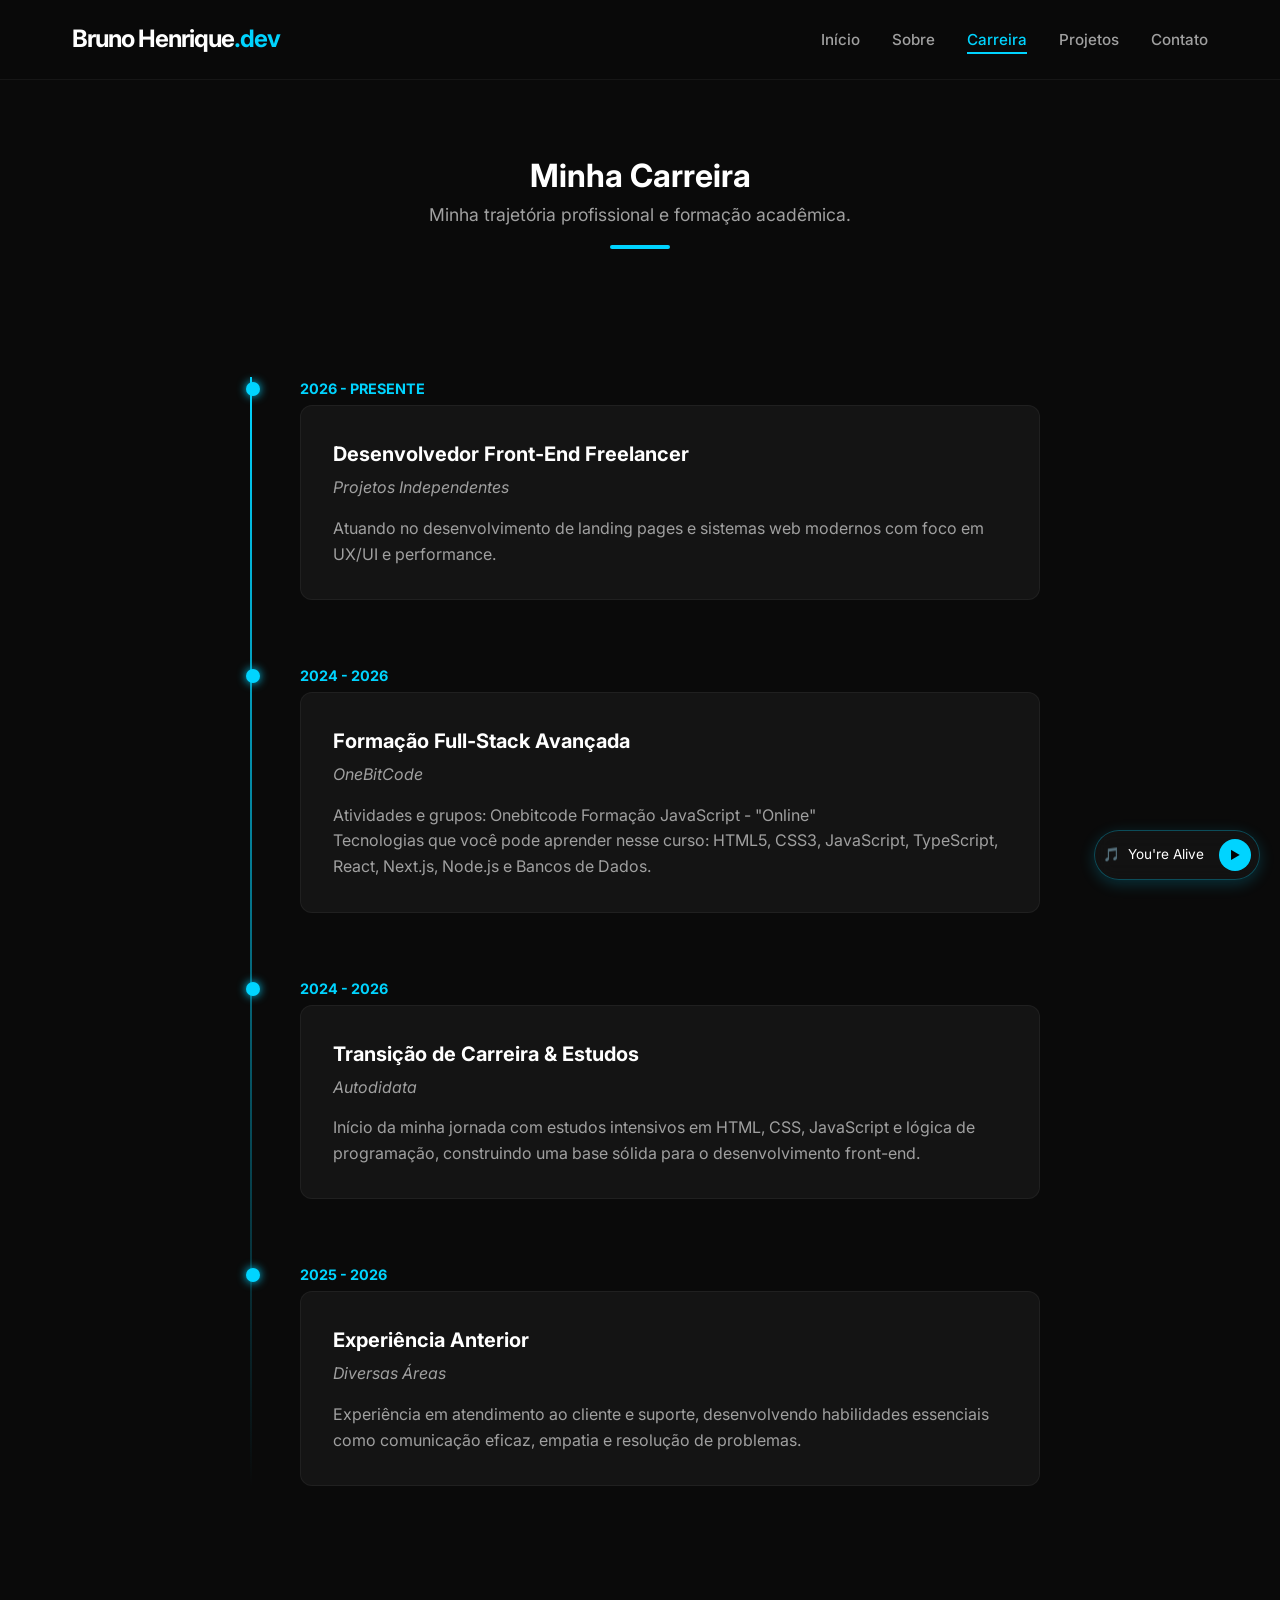
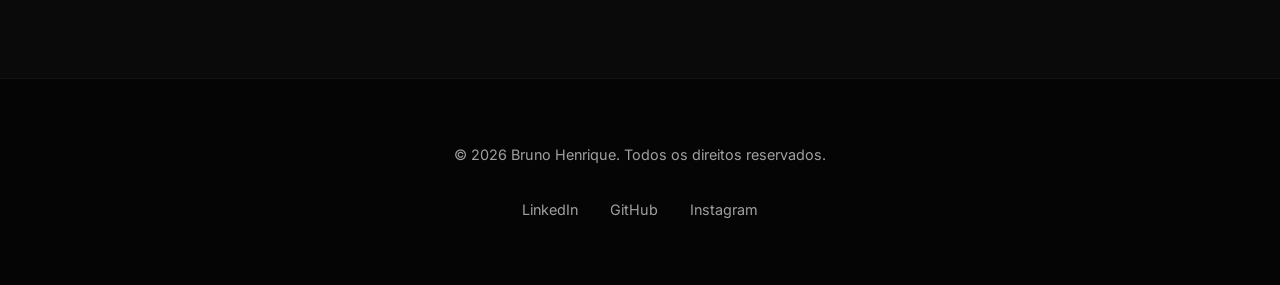
<file: carreira.html>
<!DOCTYPE html>
<html lang="pt-BR">
<head>
    <meta charset="UTF-8">
    <meta name="viewport" content="width=device-width, initial-scale=1.0">
    <title>IBrunooDev | Carreira</title>
    
    <!-- Icone da aba do navegador -->
    <link rel="icon" type="image/x-icon" href="src/img/Icon-BrunoH.png">

    <link rel="stylesheet" href="src/css/root.css">
    <link rel="stylesheet" href="src/css/index.css"> <!-- Reutilizando estilos de header/footer -->
    <link rel="stylesheet" href="src/css/carreira.css">
    <link href="https://fonts.googleapis.com/css2?family=Inter:wght@300;400;600;700&display=swap" rel="stylesheet">
</head>
<body>

    <header class="main-header">
        <nav class="container">
            <div class="logo">
                <a href="index.html">Bruno Henrique<span>.dev</span></a>
            </div>
            
            <ul class="nav-links">
                <li><a href="index.html">Início</a></li>
                <li><a href="sobre.html">Sobre</a></li>
                <li><a href="carreira.html" class="active">Carreira</a></li>
                <li><a href="projetos.html">Projetos</a></li>
                <li><a href="contato.html">Contato</a></li>
            </ul>

            <button class="menu-toggle" aria-label="Abrir Menu">
                <span class="bar"></span>
                <span class="bar"></span>
                <span class="bar"></span>
            </button>
        </nav>
    </header>

    <main class="page-content">
        <section class="career-section container">
            <div class="section-header reveal">
                <h1 class="section-title">Minha Carreira</h1>
                <p class="section-subtitle">Minha trajetória profissional e formação acadêmica.</p>
                <div class="title-underline"></div>
            </div>

            <div class="timeline">
                <!-- Timeline Item 1 -->
                <div class="timeline-item reveal">
                    <div class="timeline-dot"></div>
                    <div class="timeline-date">2026 - Presente</div>
                    <div class="timeline-content">
                        <h3>Desenvolvedor Front-End Freelancer</h3>
                        <p class="company">Projetos Independentes</p>
                        <p>Atuando no desenvolvimento de landing pages e sistemas web modernos com foco em UX/UI e performance.</p>
                    </div>
                </div>

                <!-- Timeline Item 2 -->
                <div class="timeline-item reveal">
                    <div class="timeline-dot"></div>
                    <div class="timeline-date">2024 - 2026</div>
                    <div class="timeline-content">
                        <h3>Formação Full-Stack Avançada</h3>
                        <p class="company">OneBitCode</p>
                        <p>Atividades e grupos: Onebitcode Formação JavaScript - "Online"</p>
                        <p>Tecnologias que você pode aprender nesse curso: HTML5, CSS3, JavaScript, TypeScript, React, Next.js, Node.js e Bancos de Dados.</p>
                    </div>
                </div>

                <!-- Timeline Item 3 -->
                <div class="timeline-item reveal">
                    <div class="timeline-dot"></div>
                    <div class="timeline-date">2024 - 2026</div>
                    <div class="timeline-content">
                        <h3>Transição de Carreira & Estudos</h3>
                        <p class="company">Autodidata</p>
                        <p>Início da minha jornada com estudos intensivos em HTML, CSS, JavaScript e lógica de programação, construindo uma base sólida para o desenvolvimento front-end.</p>
                    </div>
                </div>

                <!-- Timeline Item 4 -->
                <div class="timeline-item reveal">
                    <div class="timeline-dot"></div>
                    <div class="timeline-date">2025 - 2026</div>
                    <div class="timeline-content">
                        <h3>Experiência Anterior</h3>
                        <p class="company">Diversas Áreas</p>
                        <p>Experiência em atendimento ao cliente e suporte, desenvolvendo habilidades essenciais como comunicação eficaz, empatia e resolução de problemas.</p>
                    </div>
                </div>
            </div>
        </section>
    </main>

    <footer class="main-footer">
        <div class="container">
            <p>&copy; 2026 Bruno Henrique. Todos os direitos reservados.</p>
            <div class="social-links">
                <a href="https://www.linkedin.com/in/brunocarus/" target="_blank">LinkedIn</a>
                <a href="https://github.com/IBruninhooDev" target="_blank">GitHub</a>
                <a href="https://www.instagram.com/devibrunoo/" target="_blank">Instagram</a>
            </div>
        </div>
    </footer>

    <script src="src/js/main.js"></script>
</body>
</html>
</file>
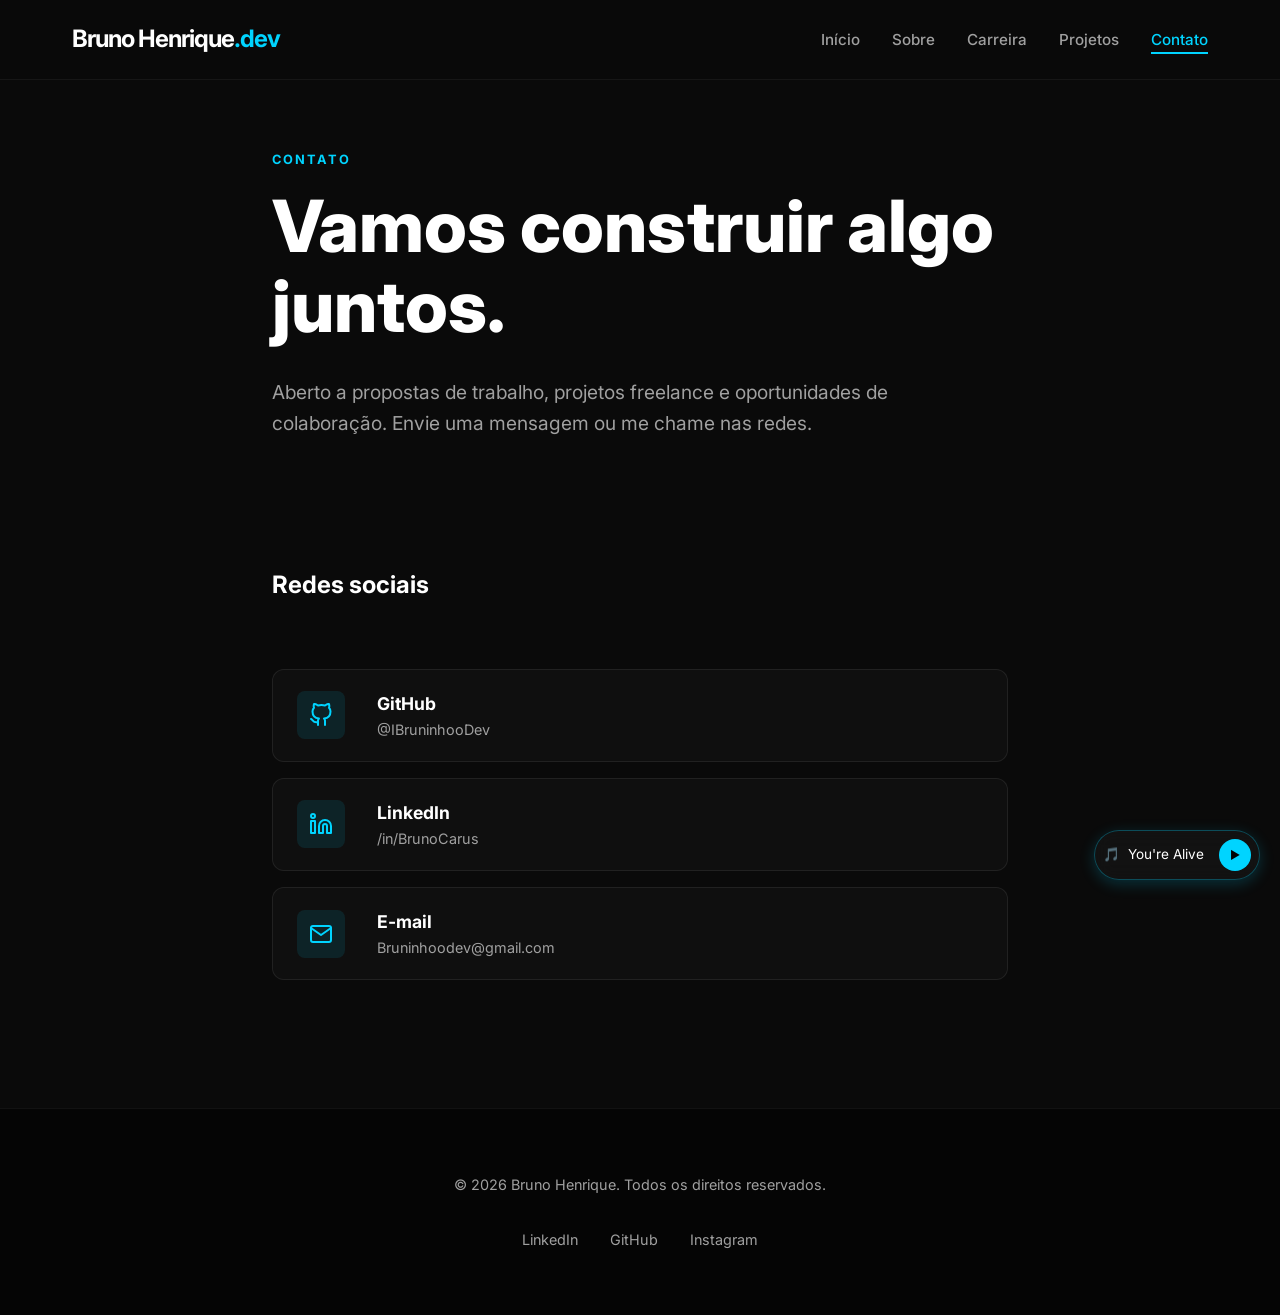
<file: contato.html>
<!DOCTYPE html>
<html lang="pt-BR">
<head>
    <meta charset="UTF-8">
    <meta name="viewport" content="width=device-width, initial-scale=1.0">
    <title>IBrunooDev | Contato</title>
    
    <!-- Icone da aba do navegador -->
    <link rel="icon" type="image/x-icon" href="src/img/Icon-BrunoH.png">

    <link rel="stylesheet" href="src/css/root.css">
    <link rel="stylesheet" href="src/css/index.css"> <!-- Reutilizando estilos de header/footer -->
    <link rel="stylesheet" href="src/css/contato.css">
    <link href="https://fonts.googleapis.com/css2?family=Inter:wght@300;400;600;700&display=swap" rel="stylesheet">
</head>
<body>

    <header class="main-header">
        <nav class="container">
            <div class="logo">
                <a href="index.html">Bruno Henrique<span>.dev</span></a>
            </div>
            
            <ul class="nav-links">
                <li><a href="index.html">Início</a></li>
                <li><a href="sobre.html">Sobre</a></li>
                <li><a href="carreira.html">Carreira</a></li>
                <li><a href="projetos.html">Projetos</a></li>
                <li><a href="contato.html" class="active">Contato</a></li>
            </ul>

            <button class="menu-toggle" aria-label="Abrir Menu">
                <span class="bar"></span>
                <span class="bar"></span>
                <span class="bar"></span>
            </button>
        </nav>
    </header>
    <main class="page-content">
        <section class="contact-modern container">
            <div class="contact-header reveal">
                <span class="contact-label">CONTATO</span>
                <h1 class="contact-main-title">Vamos construir algo juntos.</h1>
                <p class="contact-description">
                    Aberto a propostas de trabalho, projetos freelance e oportunidades de colaboração. Envie uma mensagem ou me chame nas redes.
                </p>
            </div>

            <div class="social-section reveal">
                <h2 class="social-title">Redes sociais</h2>
                
                <div class="social-cards-grid">
                    <!-- GitHub Card -->
                    <a href="https://github.com/IBruninhooDev" target="_blank" class="social-card">
                        <div class="social-icon-wrapper">
                            <svg xmlns="http://www.w3.org/2000/svg" width="24" height="24" viewBox="0 0 24 24" fill="none" stroke="currentColor" stroke-width="2" stroke-linecap="round" stroke-linejoin="round" class="social-svg"><path d="M9 19c-5 1.5-5-2.5-7-3m14 6v-3.87a3.37 3.37 0 0 0-.94-2.61c3.14-.35 6.44-1.54 6.44-7A5.44 5.44 0 0 0 20 4.77 5.07 5.07 0 0 0 19.91 1S18.73.65 16 2.48a13.38 13.38 0 0 0-7 0C6.27.65 5.09 1 5.09 1A5.07 5.07 0 0 0 5 4.77a5.44 5.44 0 0 0-1.5 3.78c0 5.42 3.3 6.61 6.44 7A3.37 3.37 0 0 0 9 18.13V22"></path></svg>
                        </div>
                        <div class="social-info">
                            <span class="social-name">GitHub</span>
                            <span class="social-handle">@IBruninhooDev</span>
                        </div>
                    </a>

                    <!-- LinkedIn Card -->
                    <a href="https://www.linkedin.com/in/brunocarus/" target="_blank" class="social-card">
                        <div class="social-icon-wrapper">
                            <svg xmlns="http://www.w3.org/2000/svg" width="24" height="24" viewBox="0 0 24 24" fill="none" stroke="currentColor" stroke-width="2" stroke-linecap="round" stroke-linejoin="round" class="social-svg"><path d="M16 8a6 6 0 0 1 6 6v7h-4v-7a2 2 0 0 0-2-2 2 2 0 0 0-2 2v7h-4v-7a6 6 0 0 1 6-6z"></path><rect x="2" y="9" width="4" height="12"></rect><circle cx="4" cy="4" r="2"></circle></svg>
                        </div>
                        <div class="social-info">
                            <span class="social-name">LinkedIn</span>
                            <span class="social-handle">/in/BrunoCarus</span>
                        </div>
                    </a>

                    <!-- Email Card -->
                    <a href="mailto:bruninhoodev@gmail.com" class="social-card">
                        <div class="social-icon-wrapper">
                            <svg xmlns="http://www.w3.org/2000/svg" width="24" height="24" viewBox="0 0 24 24" fill="none" stroke="currentColor" stroke-width="2" stroke-linecap="round" stroke-linejoin="round" class="social-svg"><path d="M4 4h16c1.1 0 2 .9 2 2v12c0 1.1-.9 2-2 2H4c-1.1 0-2-.9-2-2V6c0-1.1.9-2 2-2z"></path><polyline points="22,6 12,13 2,6"></polyline></svg>
                        </div>
                        <div class="social-info">
                            <span class="social-name">E-mail</span>
                            <span class="social-handle">Bruninhoodev@gmail.com</span>
                        </div>
                    </a>
                </div>
            </div>
        </section>
    </main>

    <footer class="main-footer">
        <div class="container">
            <p>&copy; 2026 Bruno Henrique. Todos os direitos reservados.</p>
            <div class="social-links">
                <a href="https://www.linkedin.com/in/brunocarus/" target="_blank">LinkedIn</a>
                <a href="https://github.com/IBruninhooDev" target="_blank">GitHub</a>
                <a href="https://www.instagram.com/devibrunoo/" target="_blank">Instagram</a>
            </div>
        </div>
    </footer>

    <script src="src/js/main.js"></script>
</body>
</html>
</file>
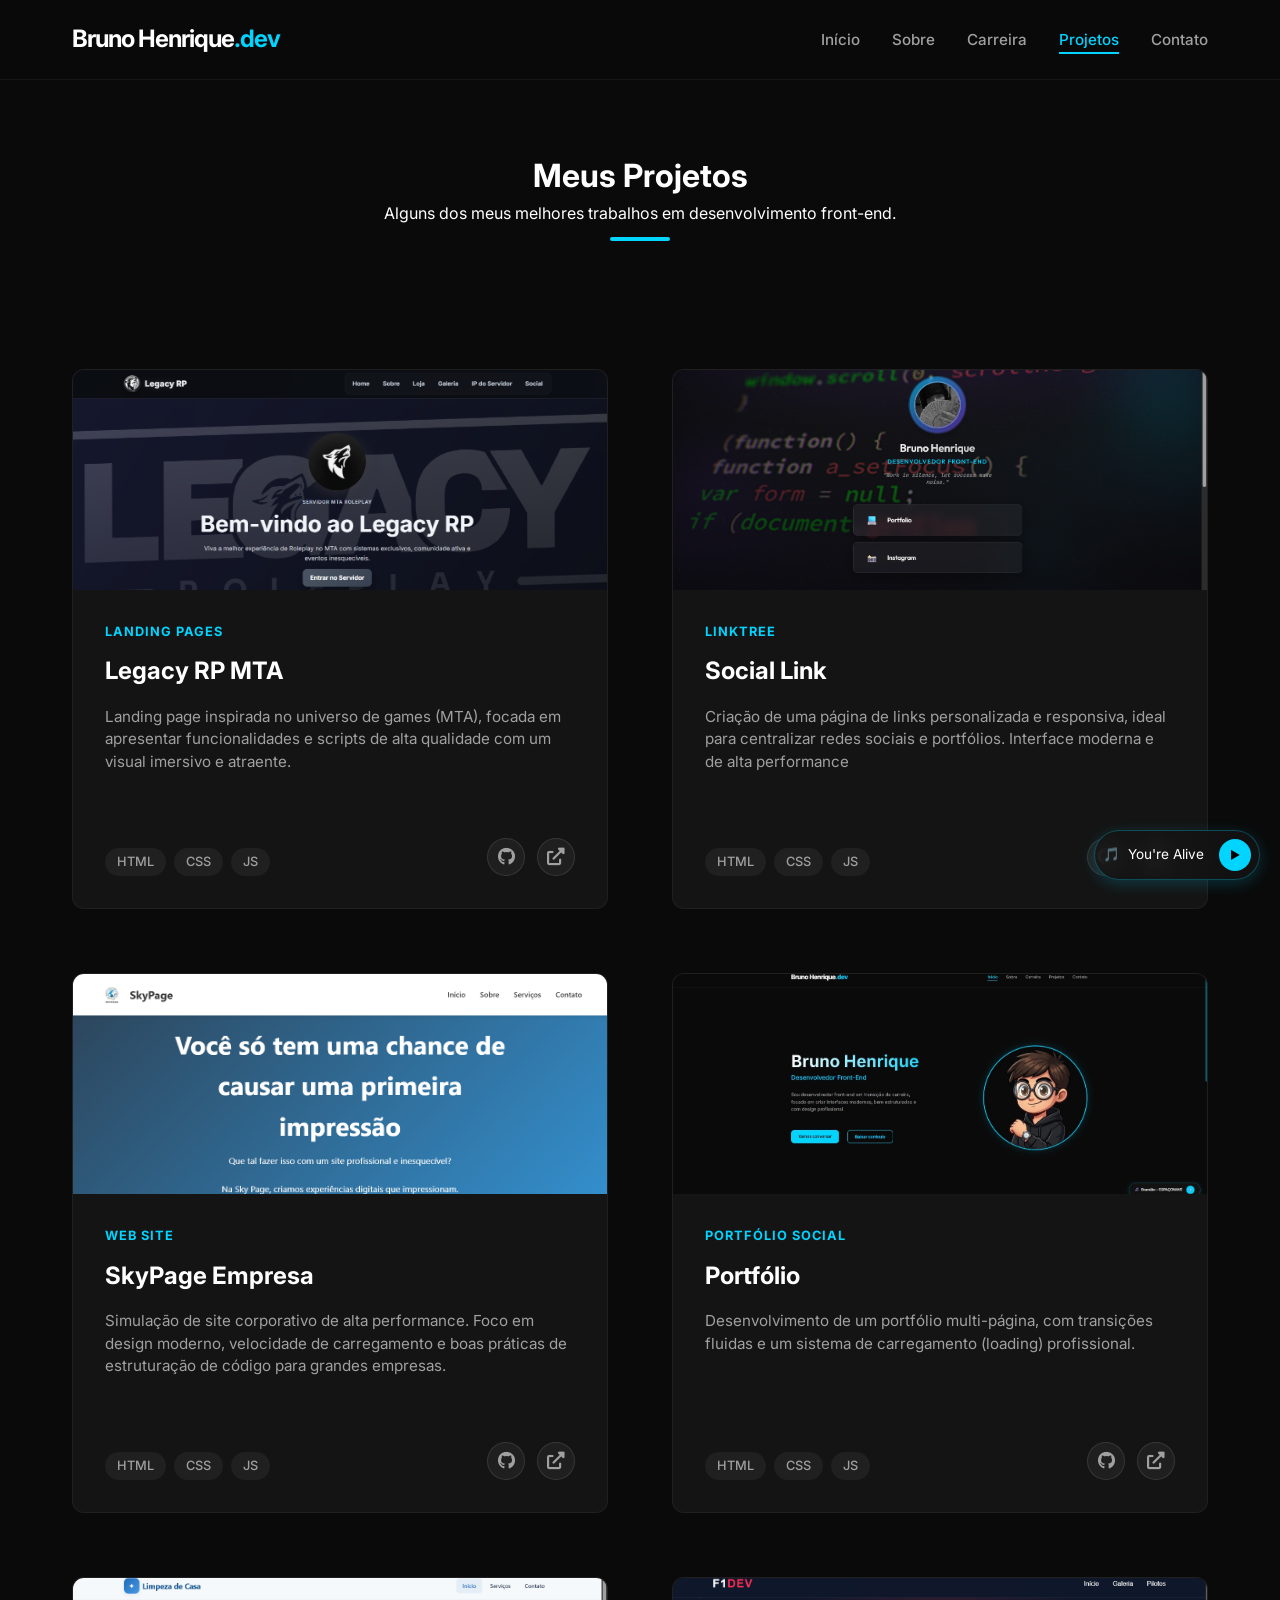
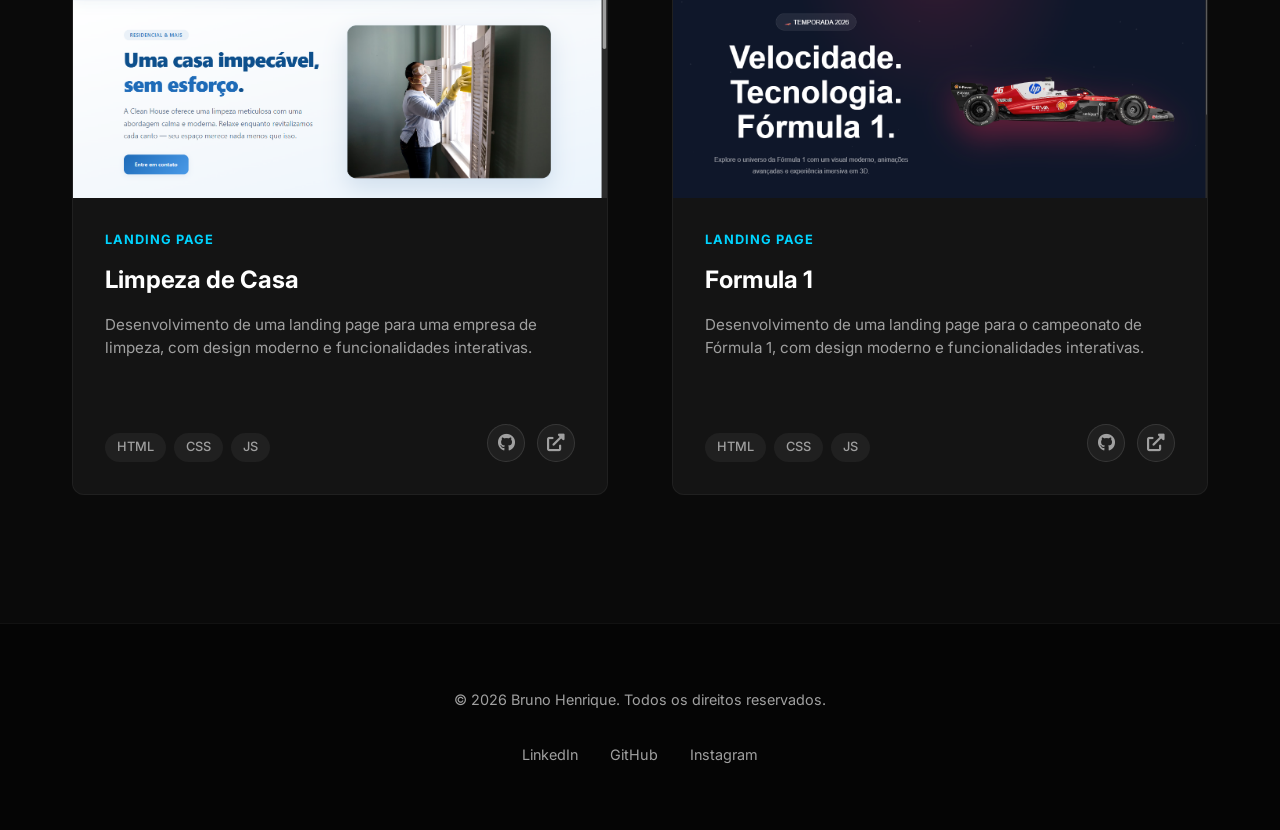
<file: projetos.html>
<!DOCTYPE html>
<html lang="pt-BR">
<head>
    <meta charset="UTF-8">
    <meta name="viewport" content="width=device-width, initial-scale=1.0">
    <title>IBrunooDev | Projetos</title>

    <!-- Icone da aba do navegador -->
    <link rel="icon" type="image/x-icon" href="src/img/Icon-BrunoH.png">

    <link rel="stylesheet" href="src/css/root.css">
    <link rel="stylesheet" href="src/css/index.css"> <!-- Reutilizando estilos de header/footer -->
    <link rel="stylesheet" href="src/css/projetos.css">
    <link href="https://fonts.googleapis.com/css2?family=Inter:wght@300;400;600;700&display=swap" rel="stylesheet">
    <link rel="stylesheet" href="https://cdnjs.cloudflare.com/ajax/libs/font-awesome/6.0.0/css/all.min.css">
</head>
<body>

    <header class="main-header">
        <nav class="container">
            <div class="logo">
                <a href="index.html">Bruno Henrique<span>.dev</span></a>
            </div>
            
            <ul class="nav-links">
                <li><a href="index.html">Início</a></li>
                <li><a href="sobre.html">Sobre</a></li>
                <li><a href="carreira.html">Carreira</a></li>
                <li><a href="projetos.html" class="active">Projetos</a></li>
                <li><a href="contato.html">Contato</a></li>
            </ul>

            <button class="menu-toggle" aria-label="Abrir Menu">
                <span class="bar"></span>
                <span class="bar"></span>
                <span class="bar"></span>
            </button>
        </nav>
    </header>

    <main class="page-content">
        <section class="projects-section container">
            <div class="section-header reveal">
                <h1 class="section-title">Meus Projetos</h1>
                <p class="section-subtitle">Alguns dos meus melhores trabalhos em desenvolvimento front-end.</p>
                <div class="title-underline"></div>
            </div>

            <div class="projects-grid">
                <!-- Projeto 1 -->
                <article class="project-card reveal">
                    <div class="project-image">
                        <img src="src/img/Img-Projeto-Legacy.png" alt="Projeto E-Commerce">
                    </div>
                    <div class="project-content">
                        <span class="project-tag">Landing Pages </span>
                        <h3>Legacy RP MTA</h3>
                        <p>Landing page inspirada no universo de games (MTA), focada em apresentar funcionalidades e scripts de alta qualidade com um visual imersivo e atraente.</p>
                        
                        <div class="project-footer">
                            <div class="project-tech">
                                <span>HTML</span>
                                <span>CSS</span>
                                <span>JS</span>
                            </div>
                            <div class="project-actions">
                                <a href="https://github.com/IBruninhooDev/Projeto-Legacy" class="btn-project" target="_blank" title="GitHub">
                                    <i class="fab fa-github"></i>
                                </a>
                                <a href="https://legacymta.netlify.app/" class="btn-project" target="_blank" title="Ver Site">
                                    <i class="fas fa-external-link-alt"></i>
                                </a>
                            </div>
                        </div>
                    </div>
                </article>

                <!-- Projeto 2 -->
                <article class="project-card reveal">
                    <div class="project-image">
                        <img src="src/img/Img-Projeto-LinkTree.png  " alt="Projeto Dashboard">
                    </div>
                    <div class="project-content">
                        <span class="project-tag">Linktree</span>
                        <h3>Social Link</h3>
                        <p>Criação de uma página de links personalizada e responsiva, ideal para centralizar redes sociais e portfólios. Interface moderna e de alta performance</p>
                        
                        <div class="project-footer">
                            <div class="project-tech">
                                <span>HTML</span>
                                <span>CSS</span>
                                <span>JS</span>
                            </div>
                            <div class="project-actions">
                                <a href="https://github.com/IBruninhooDev/Projeto-LinkTree" class="btn-project" target="_blank" title="GitHub">
                                    <i class="fab fa-github"></i>
                                </a>
                                <a href="https://iibruninhoodev.netlify.app/" class="btn-project" target="_blank" title="Ver Site">
                                    <i class="fas fa-external-link-alt"></i>
                                </a>
                            </div>
                        </div>
                    </div>
                </article>

                <!-- Projeto 3 -->
                <article class="project-card reveal">
                    <div class="project-image">
                        <img src="src/img/Img-Projeto-SkyPage.png" alt="Projeto App Clima">
                    </div>
                    <div class="project-content">
                        <span class="project-tag">Web Site</span>
                        <h3>SkyPage Empresa</h3>
                        <p>Simulação de site corporativo de alta performance. Foco em design moderno, velocidade de carregamento e boas práticas de estruturação de código para grandes empresas.</p>
                        
                        <div class="project-footer">
                            <div class="project-tech">
                                <span>HTML</span>
                                <span>CSS</span>
                                <span>JS</span>
                            </div>
                            <div class="project-actions">
                                <a href="https://github.com/IBruninhooDev/Projeto-SkyPega" class="btn-project" target="_blank" title="GitHub">
                                    <i class="fab fa-github"></i>
                                </a>
                                <a href="https://skypagee.netlify.app/" class="btn-project" target="_blank" title="Ver Site">
                                    <i class="fas fa-external-link-alt"></i>
                                </a>
                            </div>
                        </div>
                    </div>
                </article>

                <!-- Projeto 4 -->
                <article class="project-card reveal">
                    <div class="project-image">
                        <img src="src/img/Img-Projeto-Portfolio.png" alt="Projeto Social Media">
                    </div>
                    <div class="project-content">
                        <span class="project-tag">Portfólio Social</span>
                        <h3>Portfólio</h3>
                        <p>Desenvolvimento de um portfólio multi-página, com transições fluidas e um sistema de carregamento (loading) profissional.</p>
                        
                        <div class="project-footer">
                            <div class="project-tech">
                                <span>HTML</span>
                                <span>CSS</span>
                                <span>JS</span>
                            </div>
                            <div class="project-actions">
                                <a href="https://github.com/IBruninhooDev/Projeto-Portfolio" class="btn-project" target="_blank" title="GitHub">
                                    <i class="fab fa-github"></i>
                                </a>
                                <a href="https://ibruninhoodev.netlify.app/" class="btn-project" target="_blank" title="Ver Site">
                                    <i class="fas fa-external-link-alt"></i>
                                </a>
                            </div>
                        </div>
                    </div>
                </article>

                                <!-- Projeto 4 -->
                <article class="project-card reveal">
                    <div class="project-image">
                        <img src="src/img/Img-Projeto-Limpaza.png" alt="Projeto Social Media">
                    </div>
                    <div class="project-content">
                        <span class="project-tag">Landing Page</span>
                        <h3>Limpeza de Casa</h3>
                        <p>Desenvolvimento de uma landing page para uma empresa de limpeza, com design moderno e funcionalidades interativas.</p>
                        
                        <div class="project-footer">
                            <div class="project-tech">
                                <span>HTML</span>
                                <span>CSS</span>
                                <span>JS</span>
                            </div>
                            <div class="project-actions">
                                <a href="https://github.com/IBruninhooDev/Projeto-Limpeza" class="btn-project" target="_blank" title="GitHub">
                                    <i class="fab fa-github"></i>
                                </a>
                                <a href="https://limpezaa.netlify.app/" class="btn-project" target="_blank" title="Ver Site">
                                    <i class="fas fa-external-link-alt"></i>
                                </a>
                            </div>
                        </div>
                    </div>
                </article>

                                                <!-- Projeto 4 -->
                <article class="project-card reveal">
                    <div class="project-image">
                        <img src="src/img/Img-Projeto-F1Dev.png" alt="Projeto Social Media">
                    </div>
                    <div class="project-content">
                        <span class="project-tag">Landing Page</span>
                        <h3>Formula 1</h3>
                        <p>Desenvolvimento de uma landing page para o campeonato de Fórmula 1, com design moderno e funcionalidades interativas.</p>
                        
                        <div class="project-footer">
                            <div class="project-tech">
                                <span>HTML</span>
                                <span>CSS</span>
                                <span>JS</span>
                            </div>
                            <div class="project-actions">
                                <a href="https://github.com/IBruninhooDev/Projeto-F1" class="btn-project" target="_blank" title="GitHub">
                                    <i class="fab fa-github"></i>
                                </a>
                                <a href="https://f1dev.netlify.app/" class="btn-project" target="_blank" title="Ver Site">
                                    <i class="fas fa-external-link-alt"></i>
                                </a>
                            </div>
                        </div>
                    </div>
                </article>
            </div>
        </section>
    </main>

    <footer class="main-footer">
        <div class="container">
            <p>&copy; 2026 Bruno Henrique. Todos os direitos reservados.</p>
            <div class="social-links">
                <a href="https://www.linkedin.com/in/brunocarus/" target="_blank">LinkedIn</a>
                <a href="https://github.com/IBruninhooDev" target="_blank">GitHub</a>
                <a href="https://www.instagram.com/devibrunoo/" target="_blank">Instagram</a>
            </div>
        </div>
    </footer>

    <script src="src/js/main.js"></script>
</body>
</html>
</file>
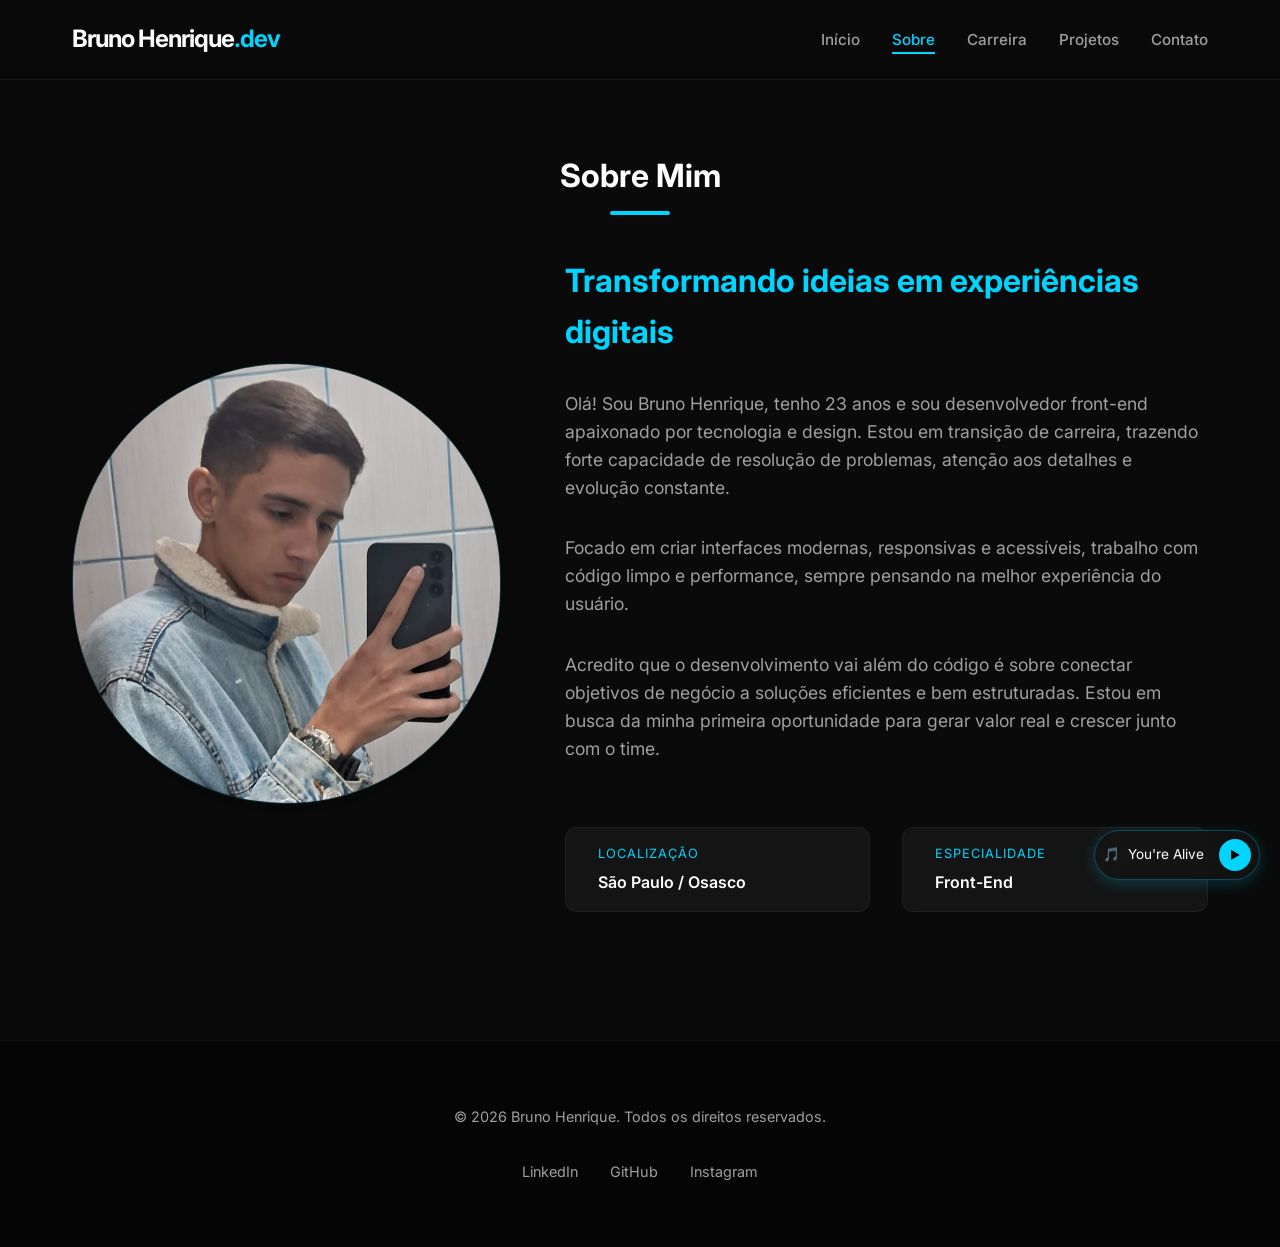
<file: sobre.html>
<!DOCTYPE html>
<html lang="pt-BR">
<head>
    <meta charset="UTF-8">
    <meta name="viewport" content="width=device-width, initial-scale=1.0">
    <title>IBrunooDev | Sobre</title>
 
    <!-- Icone da aba do navegador -->
    <link rel="icon" type="image/x-icon" href="src/img/Icon-BrunoH.png">

    <link rel="stylesheet" href="src/css/root.css">
    <link rel="stylesheet" href="src/css/index.css"> <!-- Reutilizando estilos de header/footer -->
    <link rel="stylesheet" href="src/css/sobre.css">
    <link href="https://fonts.googleapis.com/css2?family=Inter:wght@300;400;600;700&display=swap" rel="stylesheet">
</head>
<body>

    <header class="main-header">
        <nav class="container">
            <div class="logo">
                <a href="index.html">Bruno Henrique<span>.dev</span></a>
            </div>
            
            <ul class="nav-links">
                <li><a href="index.html">Início</a></li>
                <li><a href="sobre.html" class="active">Sobre</a></li>
                <li><a href="carreira.html">Carreira</a></li>
                <li><a href="projetos.html">Projetos</a></li>
                <li><a href="contato.html">Contato</a></li>
            </ul>

            <button class="menu-toggle" aria-label="Abrir Menu">
                <span class="bar"></span>
                <span class="bar"></span>
                <span class="bar"></span>
            </button>
        </nav>
    </header>

    <main class="page-content">
        <section class="about-hero container">
            <div class="section-header reveal">
                <h1 class="section-title">Sobre Mim</h1>
                <div class="title-underline"></div>
            </div>

            <div class="about-grid">
                <div class="about-image-container reveal">
                    <img src="src/img/Icon-Bruno-Original.jpg" alt="Bruno Henrique Perfil">
                </div>
                
                <div class="about-text-container reveal">
                    <h3>Transformando ideias em experiências digitais</h3>
                    <p>
                        Olá! Sou Bruno Henrique, tenho 23 anos e sou desenvolvedor front-end apaixonado por tecnologia e design. Estou em transição de carreira, trazendo forte capacidade de resolução de problemas, atenção aos detalhes e evolução constante.
                    </p> 
                    <p>
                        Focado em criar interfaces modernas, responsivas e acessíveis, trabalho com código limpo e performance, sempre pensando na melhor experiência do usuário.
                    </p>
                    <p>
                        Acredito que o desenvolvimento vai além do código é sobre conectar objetivos de negócio a soluções eficientes e bem estruturadas. Estou em busca da minha primeira oportunidade para gerar valor real e crescer junto com o time.
                    </p>

                    <div class="about-info-cards">
                        <div class="info-card">
                            <span class="info-label">Localização</span>
                            <span class="info-value">São Paulo / Osasco</span>
                        </div>
                        <div class="info-card">
                            <span class="info-label">Especialidade</span>
                            <span class="info-value">Front-End</span>
                        </div>
                    </div>
                </div>
            </div>
        </section>
    </main>

    <footer class="main-footer">
        <div class="container">
            <p>&copy; 2026 Bruno Henrique. Todos os direitos reservados.</p>
            <div class="social-links">
                <a href="https://www.linkedin.com/in/brunocarus/" target="_blank">LinkedIn</a>
                <a href="https://github.com/IBruninhooDev" target="_blank">GitHub</a>
                <a href="https://www.instagram.com/devibrunoo/" target="_blank">Instagram</a>
            </div>
        </div>
    </footer>

    <script src="src/js/main.js"></script>
</body>
</html>
</file>
<file: src/css/root.css>
/* 
  ROOT.CSS - VARIÁVEIS GLOBAIS
  Este arquivo centraliza o design do sistema, facilitando alterações globais.
*/

:root {
    /* Cores Principais */
    --primary-color: #00d4ff; /* Azul Ciano Tech */
    --secondary-color: #005f73; /* Azul Escuro */
    --bg-dark: #0a0a0a; /* Fundo Escuro */
    --bg-card: #141414; /* Fundo de Cards */
    --text-main: #ffffff; /* Texto Principal */
    --text-muted: #a0a0a0; /* Texto Secundário */
    --accent-color: #ff007a; /* Rosa Neon para detalhes */

    /* Tipografia */
    --font-main: 'Inter', -apple-system, BlinkMacSystemFont, 'Segoe UI', Roboto, Oxygen, Ubuntu, Cantarell, 'Open Sans', 'Helvetica Neue', sans-serif;
    --font-mono: 'Fira Code', 'Courier New', Courier, monospace;

    /* Espaçamentos */
    --space-xs: 0.5rem;
    --space-sm: 1rem;
    --space-md: 2rem;
    --space-lg: 4rem;
    --space-xl: 8rem;

    /* Sombras e Bordas */
    --shadow-sm: 0 4px 6px rgba(0, 0, 0, 0.1);
    --shadow-md: 0 10px 20px rgba(0, 0, 0, 0.2);
    --border-radius: 12px;
    --border-radius-img: 300px;
    --border-glow: 1px solid rgba(0, 212, 255, 0.2);

    /* Transições */
    --transition-fast: 0.2s ease;
    --transition-normal: 0.4s cubic-bezier(0.4, 0, 0.2, 1);
    --transition-slow: 0.6s cubic-bezier(0.4, 0, 0.2, 1);
}

/* Reset Básico */
* {
    margin: 0;
    padding: 0;
    box-sizing: border-box;
}

html {
    scroll-behavior: smooth;
    overflow-x: hidden;
}

body {
    background-color: var(--bg-dark);
    color: var(--text-main);
    font-family: var(--font-main);
    line-height: 1.6;
    overflow-x: hidden;
    min-height: 100vh;
}

a {
    text-decoration: none;
    color: inherit;
    transition: var(--transition-fast);
}

ul {
    list-style: none;
}

img {
    max-width: 100%;
    display: block;
}

button, .btn {
    cursor: pointer;
    border: none;
    outline: none;
    background: none;
    font-family: inherit;
}

/* Utilitários de Animação */
.reveal {
    opacity: 0;
    transform: translateY(30px);
    transition: all var(--transition-slow);
}

.reveal.active {
    opacity: 1;
    transform: translateY(0);
}

/* Scrollbar Customizada */
::-webkit-scrollbar {
    width: 8px;
}

::-webkit-scrollbar-track {
    background: var(--bg-dark);
}

::-webkit-scrollbar-thumb {
    background: var(--secondary-color);
    border-radius: 10px;
}

::-webkit-scrollbar-thumb:hover {
    background: var(--primary-color);
}
</file>
<file: src/css/index.css>
/* 
  INDEX.CSS - ESTILOS DA PÁGINA INICIAL
  Contém estilos para Header, Hero, Skills e Footer.
*/

.container {
    max-width: 1200px;
    margin: 0 auto;
    padding: 0 var(--space-md);
}

/* Utilitário para páginas internas */
.page-content {
    padding-top: 150px;
    min-height: calc(100vh - 80px);
}

/* --- HEADER & NAVIGATION --- */
.main-header {
    position: fixed;
    top: 0;
    left: 0;
    width: 100%;
    height: 80px;
    background: rgba(10, 10, 10, 0.85);
    backdrop-filter: blur(12px);
    z-index: 1000;
    border-bottom: 1px solid rgba(255, 255, 255, 0.05);
}

.main-header nav {
    display: flex;
    justify-content: space-between;
    align-items: center;
    height: 100%;
}

.logo a {
    font-size: 1.5rem;
    font-weight: 700;
    color: var(--text-main);
    letter-spacing: -1px;
}

.logo span {
    color: var(--primary-color);
}

.nav-links {
    display: flex;
    gap: var(--space-md);
}

.nav-links a {
    font-size: 0.95rem;
    font-weight: 500;
    color: var(--text-muted);
    position: relative;
    padding: 5px 0;
}

.nav-links a:hover,
.nav-links a.active {
    color: var(--primary-color);
}

.nav-links a::after {
    content: '';
    position: absolute;
    bottom: 0;
    left: 0;
    width: 0;
    height: 2px;
    background: var(--primary-color);
    transition: var(--transition-fast);
}

.nav-links a:hover::after,
.nav-links a.active::after {
    width: 100%;
}

/* MENU MOBILE */
.menu-toggle {
    display: none;
    flex-direction: column;
    gap: 6px;
    background: none;
    border: none;
}

.menu-toggle .bar {
    width: 25px;
    height: 2px;
    background-color: var(--text-main);
    transition: var(--transition-fast);
}

/* --- HERO SECTION --- */
.hero {
    display: flex;
    align-items: center;
    justify-content: space-between;
    min-height: 100vh;
    padding-top: 100px;
    gap: var(--space-lg);
}

.hero-content {
    flex: 1;
}

.hero-name {
    font-size: clamp(2.5rem, 5vw, 4rem);
    font-weight: 800;
    line-height: 1.1;
    margin-bottom: var(--space-xs);
    background: linear-gradient(90deg, #fff, #00d4ff);
    -webkit-background-clip: text;
    -webkit-text-fill-color: transparent;
}

.hero-title {
    font-size: 1.5rem;
    font-weight: 400;
    color: var(--primary-color);
    margin-bottom: var(--space-md);
}

.hero-text {
    font-size: 1.1rem;
    color: var(--text-muted);
    max-width: 500px;
    margin-bottom: var(--space-lg);
}

.hero-buttons {
    display: flex;
    gap: var(--space-md);
}

.btn {
    padding: 12px 28px;
    border-radius: var(--border-radius);
    font-weight: 600;
    font-size: 0.95rem;
    transition: var(--transition-normal);
}

.btn-primary {
    background: var(--primary-color);
    color: #000;
}

.btn-primary:hover {
    background: #00b8e6;
    transform: translateY(-3px);
    box-shadow: 0 5px 15px rgba(0, 212, 255, 0.4);
}

.btn-secondary {
    border: 1px solid var(--primary-color);
    color: var(--primary-color);
}

.btn-secondary:hover {
    background: rgba(0, 212, 255, 0.1);
    transform: translateY(-3px);
}

.hero-image-container {
    flex: 1;
    display: flex;
    justify-content: flex-end;
}

.hero-image {
    width: 400px;
    height: 400px;
    border-radius: 50%;
    overflow: hidden;
    border: 4px solid var(--primary-color);
    box-shadow: 0 0 30px rgba(0, 212, 255, 0.2);
    transition: var(--transition-normal);
    position: relative;
}

.hero-image:hover {
    transform: scale(1.05) rotate(2deg);
    box-shadow: 0 0 50px rgba(0, 212, 255, 0.4);
}

.hero-image img {
    width: 100%;
    height: 100%;
    object-fit: cover;
}

/* --- SKILLS SECTION --- */
/* TESTE */
.skill-card {
    background: #0d0d0d;
    padding: 30px 20px;
    border-radius: 14px;
    border: 1px solid rgba(0, 212, 255, 0.15);

    display: flex;
    flex-direction: column;
    align-items: center;
    justify-content: center;
    gap: 12px;

    text-align: center;
    cursor: pointer;

    transition: all 0.3s ease;
}

/* HOVER MAIS FORTE */
.skill-card:hover {
    transform: translateY(-8px) scale(1.05);
    border-color: #00d4ff;
    box-shadow: 0 0 25px rgba(0, 212, 255, 0.2);
}

/* ÍCONE GRANDE */
.skill-card i {
    font-size: 3.2rem;
    transition: 0.3s;
}

/* ANIMAÇÃO NO HOVER */
.skill-card:hover i {
    transform: scale(1.2) rotate(5deg);
}

/* TEXTO */
.skill-card span {
    font-size: 1rem;
    font-weight: 600;
    color: #fff;
}

/* GITHUB BRANCO */
.devicon-github-original {
    color: #fff;
}

/* TESTE */

/* --- SKILLS --- */

.skills {
    padding: 60px 0;
}

.section-header {
    text-align: center;
    margin-bottom: 40px;
}

.section-title {
    font-size: 2rem;
    font-weight: 700;
}

.title-underline {
    width: 60px;
    height: 4px;
    background: #00d4ff;
    margin: 10px auto 0;
    border-radius: 2px;
}

/* GRID */
.skills-grid {
    display: grid;
    grid-template-columns: repeat(auto-fit, minmax(200px, 1fr));
    gap: 20px;
}

/* CARD */
.skill-card {
    background: #111;
    padding: 30px;
    border-radius: 12px;
    border: 1px solid rgba(0, 212, 255, 0.1);
    transition: all 0.3s ease;
    display: flex;
    flex-direction: column;
    align-items: center;
    justify-content: center;
    gap: 15px;
    text-align: center;
}

.skill-card:hover {
    transform: translateY(-8px);
    border-color: #00d4ff;
    box-shadow: 0 10px 20px rgba(0, 212, 255, 0.1);
}

.skill-card i {
    font-size: 3rem;
    margin-bottom: 5px;
}

.skill-card span {
    font-weight: 600;
    color: #fff;
    font-size: 1.1rem;
}

/* RESPONSIVIDADE ESPECÍFICA PARA SKILLS */
@media (max-width: 768px) {
    .skills-grid {
        grid-template-columns: repeat(auto-fit, minmax(150px, 1fr));
        gap: 15px;
    }
}

@media (max-width: 480px) {
    .skills-grid {
        grid-template-columns: repeat(2, 1fr);
        gap: 10px;
    }
    
    .skill-card {
        padding: 20px;
    }

    .skill-card i {
        font-size: 2.5rem;
    }

    .skill-card span {
        font-size: 0.9rem;
    }
}


/* --- FOOTER --- */
.main-footer {
    padding: var(--space-lg) 0;
    background: #050505;
    text-align: center;
    border-top: 1px solid rgba(255, 255, 255, 0.05);
}

.main-footer p {
    color: var(--text-muted);
    font-size: 0.9rem;
    margin-bottom: var(--space-md);
}

.social-links {
    display: flex;
    justify-content: center;
    gap: var(--space-md);
}

.social-links a {
    color: var(--text-muted);
    font-size: 0.9rem;
}

.social-links a:hover {
    color: var(--primary-color);
}

/* --- RESPONSIVIDADE --- */
@media (max-width: 992px) {
    .hero {
        flex-direction: column-reverse;
        text-align: center;
        padding-top: 150px;
        justify-content: center;
    }

    .hero-text {
        margin-left: auto;
        margin-right: auto;
    }

    .hero-buttons {
        justify-content: center;
    }

    .hero-image-container {
        justify-content: center;
    }

    .hero-image {
        width: 300px;
        height: 300px;
    }
}

@media (max-width: 768px) {
    .menu-toggle {
        display: flex;
    }

    .nav-links {
        position: fixed;
        top: 80px;
        left: -100%;
        width: 100%;
        height: calc(100vh - 80px);
        background: var(--bg-dark);
        flex-direction: column;
        align-items: center;
        justify-content: center;
        transition: var(--transition-normal);
        z-index: 999;
    }

    .nav-links.active {
        left: 0;
    }

    .menu-toggle.active .bar:nth-child(1) { transform: translateY(8px) rotate(45deg); }
    .menu-toggle.active .bar:nth-child(2) { opacity: 0; }
    .menu-toggle.active .bar:nth-child(3) { transform: translateY(-8px) rotate(-45deg); }
}
</file>
<file: src/css/carreira.css>
/* 
  CARREIRA.CSS - ESTILOS DA PÁGINA DE CARREIRA (TIMELINE)
*/

.career-section {
    padding-bottom: var(--space-xl);
}

.section-subtitle {
    font-size: 1.1rem;
    color: var(--text-muted);
    margin-bottom: var(--space-sm);
    text-align: center;
}

.timeline {
    position: relative;
    max-width: 800px;
    margin: var(--space-xl) auto 0;
    padding-left: 30px;
}

/* Linha central da timeline */
.timeline::before {
    content: '';
    position: absolute;
    top: 0;
    left: 10px;
    width: 2px;
    height: 100%;
    background: linear-gradient(to bottom, var(--primary-color), var(--bg-dark));
}

.timeline-item {
    position: relative;
    margin-bottom: var(--space-lg);
    padding-left: 30px;
}

.timeline-dot {
    position: absolute;
    left: -24px;
    top: 5px;
    width: 14px;
    height: 14px;
    background: var(--primary-color);
    border-radius: 50%;
    box-shadow: 0 0 10px var(--primary-color);
}

.timeline-date {
    font-size: 0.9rem;
    font-weight: 700;
    color: var(--primary-color);
    margin-bottom: 5px;
    text-transform: uppercase;
}

.timeline-content {
    background: var(--bg-card);
    padding: var(--space-md);
    border-radius: var(--border-radius);
    border: 1px solid rgba(255, 255, 255, 0.05);
    transition: var(--transition-fast);
}

.timeline-content:hover {
    transform: translateX(10px);
    border-color: var(--primary-color);
    box-shadow: 0 0 20px rgba(0, 212, 255, 0.1);
}

.timeline-content h3 {
    font-size: 1.25rem;
    margin-bottom: 5px;
    color: #fff;
}

.company {
    font-size: 0.95rem;
    color: var(--primary-color);
    margin-bottom: 15px;
    font-style: italic;
}

.timeline-content p {
    font-size: 1rem;
    color: var(--text-muted);
}

/* --- RESPONSIVIDADE --- */
@media (max-width: 768px) {
    .timeline {
        padding-left: 20px;
    }
}
</file>
<file: src/css/contato.css>
/* 
  CONTATO.CSS - NOVO DESIGN MODERNO
*/

.contact-modern {
    padding-bottom: var(--space-xl);
    max-width: 800px !important; /* Centralizando e limitando como na imagem */
    margin: 0 auto; /* Garante que o conteúdo fique centralizado */
}

.contact-header {
    margin-bottom: var(--space-xl);
}

.contact-label {
    display: block;
    color: var(--primary-color);
    font-size: 0.8rem;
    font-weight: 700;
    letter-spacing: 2px;
    margin-bottom: var(--space-sm);
    text-transform: uppercase;
}

.contact-main-title {
    font-size: clamp(2.5rem, 6vw, 4.5rem);
    font-weight: 800;
    line-height: 1.1;
    margin-bottom: var(--space-md);
    color: #fff;
    
}

.contact-description {
    font-size: 1.2rem;
    color: var(--text-muted);
    max-width: 650px;
    line-height: 1.6;

}

.social-section {
    margin-top: var(--space-xl);
}

.social-title {
    font-size: 1.5rem;
    font-weight: 700;
    margin-bottom: var(--space-lg);
    color: #fff;
    
}

.social-cards-grid {
    display: flex;
    flex-direction: column;
    gap: var(--space-sm);
    
}

.social-card {
    display: flex;
    align-items: center;
    gap: var(--space-md);
    background: rgba(20, 20, 20, 0.5);
    border: 1px solid rgba(255, 255, 255, 0.08);
    padding: 20px 24px;
    border-radius: 12px;
    transition: var(--transition-normal);
    text-decoration: none;
}

.social-card:hover {
    background: rgba(30, 30, 30, 0.8);
    border-color: var(--primary-color);
    transform: translateX(10px);
}

.social-icon-wrapper {
    width: 48px;
    height: 48px;
    background: rgba(0, 212, 255, 0.1);
    border-radius: 8px;
    display: flex;
    justify-content: center;
    align-items: center;
    color: var(--primary-color);
}

.social-svg {
    width: 24px;
    height: 24px;
}

.social-info {
    display: flex;
    flex-direction: column;
}

.social-name {
    font-size: 1.1rem;
    font-weight: 700;
    color: #fff;
    
}

.social-handle {
    font-size: 0.9rem;
    color: var(--text-muted);
}

/* --- RESPONSIVIDADE --- */
@media (max-width: 768px) {
    .contact-main-title {
        font-size: 2.5rem;
    }
    
    .social-card {
        padding: 16px;
    }
    
    .social-card:hover {
        transform: translateX(5px);
    }
}
</file>
<file: src/css/projetos.css>
/* 
  PROJETOS.CSS - ESTILOS DA PÁGINA DE PROJETOS (CARDS)
*/

.projects-section {
    padding-bottom: var(--space-xl);
}

.projects-grid {
    display: grid;
    grid-template-columns: repeat(auto-fit, minmax(350px, 1fr));
    gap: var(--space-lg);
    margin-top: var(--space-xl);
}

.project-card {
    background: var(--bg-card);
    border-radius: var(--border-radius);
    overflow: hidden;
    border: 1px solid rgba(255, 255, 255, 0.05);
    transition: var(--transition-normal);
    height: 100%;
    display: flex;
    flex-direction: column;
}

.project-card:hover {
    transform: translateY(-10px);
    border-color: var(--primary-color);
    box-shadow: 0 10px 30px rgba(0, 212, 255, 0.15);
}

.project-image {
    position: relative;
    width: 100%;
    height: 220px;
    overflow: hidden;
}

.project-image img {
    width: 100%;
    height: 100%;
    object-fit: cover;
    transition: var(--transition-slow);
}

.project-card:hover .project-image img {
    transform: scale(1.1);
}

.project-content {
    padding: var(--space-md);
    flex: 1;
    display: flex;
    flex-direction: column;
}

.project-footer {
    display: flex;
    justify-content: space-between;
    align-items: flex-end;
    margin-top: auto;
    padding-top: var(--space-md);
}

.project-tag {
    display: inline-block;
    color: var(--primary-color);
    font-size: 0.8rem;
    font-weight: 700;
    text-transform: uppercase;
    letter-spacing: 1px;
    margin-bottom: 10px;
}

.project-content h3 {
    font-size: 1.5rem;
    color: #fff;
    margin-bottom: 15px;
}

.project-content p {
    color: var(--text-muted);
    font-size: 0.95rem;
    margin-bottom: var(--space-md);
    line-height: 1.5;
    flex: 1;
}

.project-tech {
    display: flex;
    gap: 8px;
    flex-wrap: wrap;
}

.project-tech span {
    background: rgba(255, 255, 255, 0.05);
    color: var(--text-muted);
    padding: 4px 12px;
    border-radius: 20px;
    font-size: 0.8rem;
    font-weight: 500;
}

.project-actions {
    display: flex;
    gap: 12px;
}

.btn-project {
    display: flex;
    align-items: center;
    justify-content: center;
    width: 38px;
    height: 38px;
    background: rgba(255, 255, 255, 0.05);
    color: var(--text-muted);
    border-radius: 50%;
    transition: var(--transition-normal);
    font-size: 1.1rem;
    border: 1px solid rgba(255, 255, 255, 0.1);
}

.btn-project:hover {
    background: var(--primary-color);
    color: #000;
    transform: translateY(-3px);
    box-shadow: 0 5px 15px rgba(0, 212, 255, 0.3);
    border-color: var(--primary-color);
}

/* --- RESPONSIVIDADE --- */
@media (max-width: 480px) {
    .projects-grid {
        grid-template-columns: 1fr;
    }
}
</file>
<file: src/css/sobre.css>
/* 
  SOBRE.CSS - ESTILOS DA PÁGINA SOBRE
*/

.about-hero {
    margin-bottom: var(--space-xl);
}

.about-grid {
    display: grid;
    grid-template-columns: 1fr 1.5fr;
    gap: var(--space-lg);
    align-items: center;
}

.about-image-container {
    width: 100%;
    border-radius: var(--border-radius-img);
    overflow: hidden;
    border: var(--border-glow);
    box-shadow: var(--shadow-md);
}

.about-image-container img {
    width: 100%;
    height: auto;
    object-fit: cover;
    transition: var(--transition-slow);
}

.about-image-container:hover img {
    transform: scale(1.03);
}

.about-text-container h3 {
    font-size: 2rem;
    color: var(--primary-color);
    margin-bottom: var(--space-md);
}

.about-text-container p {
    font-size: 1.1rem;
    color: var(--text-muted);
    margin-bottom: var(--space-md);
}

.about-info-cards {
    display: grid;
    grid-template-columns: repeat(auto-fit, minmax(150px, 1fr));
    gap: var(--space-md);
    margin-top: var(--space-lg);
}

.info-card {
    background: var(--bg-card);
    padding: var(--space-sm) var(--space-md);
    border-radius: var(--border-radius);
    border: 1px solid rgba(255, 255, 255, 0.05);
}

.info-label {
    display: block;
    font-size: 0.8rem;
    color: var(--primary-color);
    text-transform: uppercase;
    letter-spacing: 1px;
    margin-bottom: 5px;
}

.info-value {
    font-weight: 600;
    font-size: 1rem;
}

/* --- RESPONSIVIDADE --- */
@media (max-width: 992px) {
    .about-grid {
        grid-template-columns: 1fr;
        gap: var(--space-lg);
    }

    .about-image-container {
        max-width: 400px;
        margin: 0 auto;
    }

    .about-text-container {
        text-align: center;
    }
}
</file>
